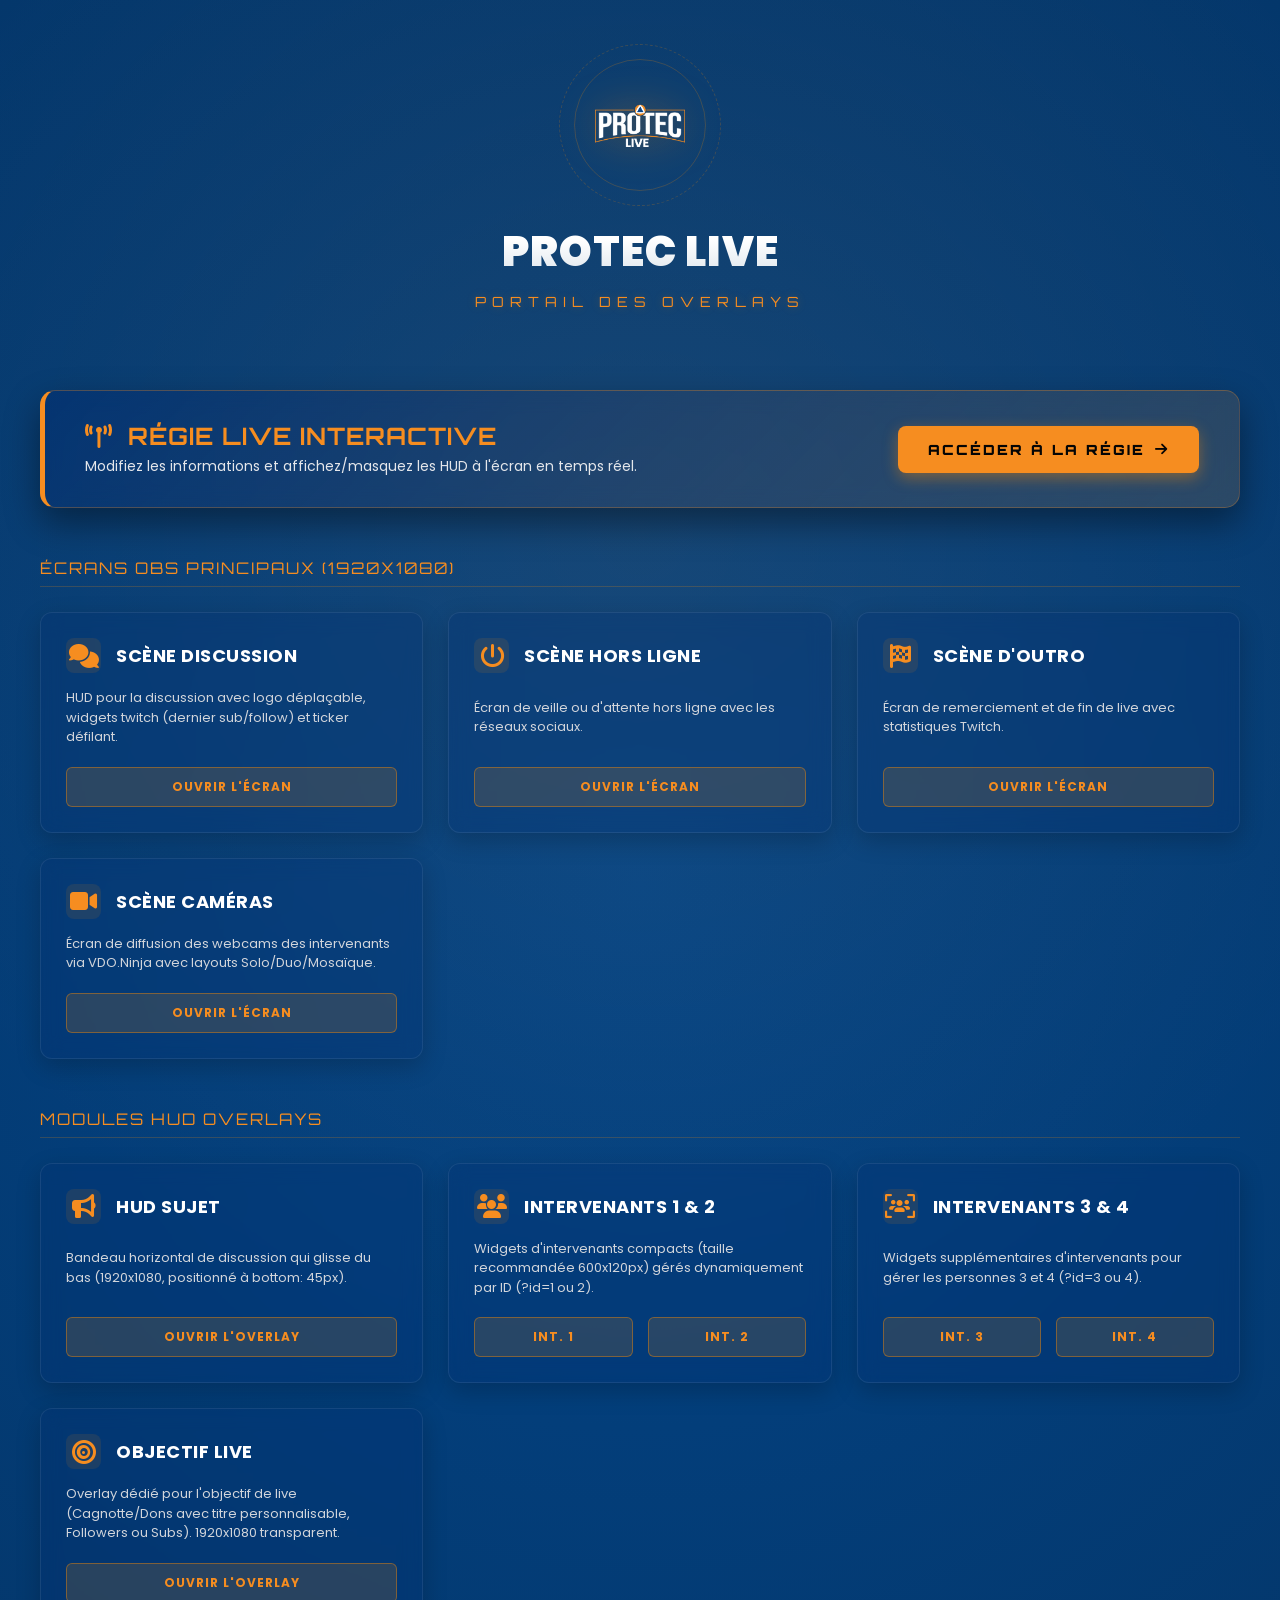
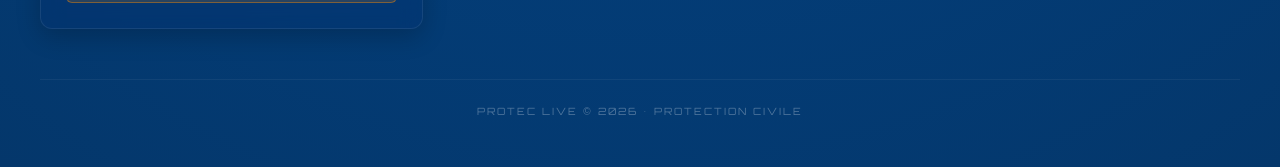
<file: index.html>
<!DOCTYPE html>
<html lang="fr">
<head>
    <meta charset="UTF-8">
    <meta name="viewport" content="width=device-width, initial-scale=1.0">
    <title>Portail Overlays — PROTEC LIVE</title>
    <link rel="stylesheet" href="https://cdnjs.cloudflare.com/ajax/libs/font-awesome/6.4.0/css/all.min.css">
    <link rel="icon" type="image/png" href="images/logo ProtecLive.png">
    <style>
        @import url('https://fonts.googleapis.com/css2?family=Poppins:wght@400;700;900&family=Orbitron:wght@700;900&display=swap');
        
        body {
            margin: 0;
            padding: 0;
            background: radial-gradient(circle at center, #024589 0%, #04376b 100%);
            color: #ffffff;
            font-family: 'Poppins', sans-serif;
            min-height: 100vh;
            display: flex;
            flex-direction: column;
            align-items: center;
            padding: 50px 20px;
            box-sizing: border-box;
            overflow-x: hidden;
            position: relative;
        }

        /* Arrière-plan animé */
        .bg-glow {
            position: absolute;
            top: 0; left: 0; right: 0; bottom: 0;
            background: radial-gradient(circle at 50% 30%, rgba(255, 140, 0, 0.08) 0%, transparent 60%);
            z-index: 1;
            pointer-events: none;
        }

        .container {
            width: 100%;
            max-width: 1200px;
            z-index: 2;
            display: flex;
            flex-direction: column;
            align-items: center;
        }

        /* En-tête */
        .header {
            text-align: center;
            margin-bottom: 50px;
            position: relative;
        }

        .logo-wrap {
            position: relative;
            width: 150px;
            height: 150px;
            margin: 0 auto 20px auto;
            display: flex;
            justify-content: center;
            align-items: center;
        }

        .logo-img {
            width: 90px;
            height: auto;
            filter: drop-shadow(0 0 20px rgba(255, 140, 0, 0.4));
            animation: hover 4s ease-in-out infinite;
            z-index: 5;
        }

        .orbit {
            position: absolute;
            border: 1px solid rgba(255, 140, 0, 0.2);
            border-radius: 50%;
            top: 50%; left: 50%;
            transform: translate(-50%, -50%);
            animation: rotate var(--t) linear infinite;
        }
        .orbit-1 { width: 130px; height: 130px; --t: 12s; }
        .orbit-2 { width: 160px; height: 160px; --t: 18s; border-style: dashed; }

        @keyframes rotate { from { transform: translate(-50%, -50%) rotate(0deg); } to { transform: translate(-50%, -50%) rotate(360deg); } }
        @keyframes hover { 0%, 100% { transform: translateY(0); } 50% { transform: translateY(-8px); } }

        h1 {
            font-size: 42px;
            font-weight: 900;
            text-transform: uppercase;
            letter-spacing: 1px;
            margin: 10px 0;
            background: linear-gradient(to bottom, #ffffff 30%, #d8e1e9 100%);
            -webkit-background-clip: text;
            background-clip: text;
            color: transparent;
        }

        .subtitle {
            font-family: 'Orbitron', sans-serif;
            color: #f68d20;
            -webkit-text-fill-color: #f68d20;
            font-size: 14px;
            letter-spacing: 6px;
            text-transform: uppercase;
            margin-bottom: 30px;
            text-shadow: 0 0 10px rgba(246, 141, 32, 0.3);
            background: none;
        }

        /* Bouton Régie géant */
        .regie-banner {
            background: linear-gradient(135deg, rgba(0, 45, 114, 0.5) 0%, rgba(246, 141, 32, 0.15) 100%);
            border: 1px solid rgba(246, 141, 32, 0.3);
            border-left: 5px solid #f68d20;
            border-radius: 15px;
            padding: 30px 40px;
            width: 100%;
            box-sizing: border-box;
            backdrop-filter: blur(10px);
            display: flex;
            justify-content: space-between;
            align-items: center;
            margin-bottom: 50px;
            box-shadow: 0 15px 35px rgba(0, 0, 0, 0.4);
            transition: all 0.3s;
            text-decoration: none;
            color: white;
        }

        .regie-banner:hover {
            transform: translateY(-3px);
            box-shadow: 0 20px 45px rgba(255, 140, 0, 0.2);
            border-color: rgba(255, 140, 0, 0.6);
        }

        .regie-info h2 {
            margin: 0 0 5px 0;
            font-family: 'Orbitron', sans-serif;
            font-size: 24px;
            text-transform: uppercase;
            letter-spacing: 1px;
            color: #f68d20;
            display: flex;
            align-items: center;
            gap: 15px;
        }

        .regie-info h2 i {
            animation: pulse-glow 2s infinite;
        }

        .regie-info p {
            margin: 0;
            font-size: 14px;
            color: #e5e7eb;
        }

        .btn-regie-link {
            background: #f68d20;
            color: #050505;
            padding: 15px 30px;
            border-radius: 8px;
            font-family: 'Orbitron', sans-serif;
            font-weight: 900;
            font-size: 14px;
            letter-spacing: 2px;
            text-transform: uppercase;
            box-shadow: 0 5px 15px rgba(255, 140, 0, 0.4);
            display: flex;
            align-items: center;
            gap: 10px;
        }

        @keyframes pulse-glow {
            0%, 100% { opacity: 1; transform: scale(1); text-shadow: 0 0 10px #f68d20; }
            50% { opacity: 0.6; transform: scale(1.05); text-shadow: 0 0 20px #f68d20; }
        }

        /* Sections Grid */
        .section-title {
            font-family: 'Orbitron', sans-serif;
            font-size: 16px;
            color: #f68d20;
            text-transform: uppercase;
            letter-spacing: 2px;
            width: 100%;
            margin-bottom: 25px;
            border-bottom: 1px solid rgba(255, 140, 0, 0.2);
            padding-bottom: 8px;
        }

        .grid {
            display: grid;
            grid-template-columns: repeat(auto-fill, minmax(350px, 1fr));
            gap: 25px;
            width: 100%;
            margin-bottom: 50px;
        }

        /* Cartes d'overlays */
        .card {
            background: rgba(0, 45, 114, 0.25);
            border: 1px solid rgba(255, 255, 255, 0.08);
            border-radius: 12px;
            padding: 25px;
            box-sizing: border-box;
            backdrop-filter: blur(10px);
            transition: all 0.3s;
            display: flex;
            flex-direction: column;
            justify-content: space-between;
            box-shadow: 0 8px 25px rgba(0, 0, 0, 0.2);
        }

        .card:hover {
            transform: translateY(-3px);
            background: rgba(0, 45, 114, 0.35);
            border-color: rgba(255, 140, 0, 0.3);
            box-shadow: 0 12px 35px rgba(0, 0, 0, 0.35);
        }

        .card-header {
            display: flex;
            align-items: center;
            gap: 15px;
            margin-bottom: 15px;
        }

        .card-header i {
            font-size: 24px;
            color: #f68d20;
            width: 35px;
            height: 35px;
            background: rgba(255, 140, 0, 0.1);
            border-radius: 8px;
            display: flex;
            justify-content: center;
            align-items: center;
        }

        .card-header h3 {
            margin: 0;
            font-size: 18px;
            font-weight: 700;
            text-transform: uppercase;
            letter-spacing: 0.5px;
        }

        .card p {
            margin: 0 0 20px 0;
            font-size: 13px;
            color: #d1d5db;
            line-height: 1.5;
        }

        .card-actions {
            display: flex;
            gap: 15px;
        }

        .btn {
            flex: 1;
            padding: 10px 15px;
            border-radius: 6px;
            text-decoration: none;
            font-size: 12px;
            font-weight: 700;
            text-transform: uppercase;
            letter-spacing: 1px;
            text-align: center;
            transition: all 0.2s;
            box-sizing: border-box;
        }

        .btn-primary {
            background: rgba(255, 140, 0, 0.15);
            color: #f68d20;
            border: 1px solid rgba(255, 140, 0, 0.4);
        }

        .btn-primary:hover {
            background: #f68d20;
            color: #050505;
            box-shadow: 0 4px 12px rgba(255, 140, 0, 0.3);
        }

        .btn-secondary {
            background: rgba(255, 255, 255, 0.05);
            color: #ffffff;
            border: 1px solid rgba(255, 255, 255, 0.1);
        }

        .btn-secondary:hover {
            background: rgba(255, 255, 255, 0.15);
        }

        /* Footer */
        .footer {
            margin-top: auto;
            text-align: center;
            font-family: 'Orbitron', sans-serif;
            font-size: 10px;
            letter-spacing: 2px;
            color: rgba(255, 255, 255, 0.3);
            border-top: 1px solid rgba(255, 255, 255, 0.05);
            padding-top: 25px;
            width: 100%;
        }

        @media (max-width: 768px) {
            .regie-banner {
                flex-direction: column;
                gap: 20px;
                text-align: center;
            }
            .regie-info h2 {
                justify-content: center;
            }
            .grid {
                grid-template-columns: 1fr;
            }
        }
    </style>
</head>
<body>
    <div class="bg-glow"></div>
    
    <div class="container">
        <!-- En-tête -->
        <div class="header">
            <div class="logo-wrap">
                <div class="orbit orbit-1"></div>
                <div class="orbit orbit-2"></div>
                <img src="images/logo_png.png" alt="Logo" class="logo-img">
            </div>
            <h1>Protec Live</h1>
            <div class="subtitle">Portail des Overlays</div>
        </div>

        <!-- Bannière Régie géante -->
        <a href="login.php" class="regie-banner">
            <div class="regie-info">
                <h2><i class="fa-solid fa-tower-broadcast"></i> Régie Live Interactive</h2>
                <p>Modifiez les informations et affichez/masquez les HUD à l'écran en temps réel.</p>
            </div>
            <div class="btn-regie-link">
                Accéder à la régie <i class="fa-solid fa-arrow-right"></i>
            </div>
        </a>

        <!-- Section Écrans Principaux -->
        <div class="section-title">Écrans OBS Principaux (1920x1080)</div>
        <div class="grid">
            
            <!-- Discussion -->
            <div class="card">
                <div class="card-header">
                    <i class="fa-solid fa-comments"></i>
                    <h3>Scène Discussion</h3>
                </div>
                <p>HUD pour la discussion avec logo déplaçable, widgets twitch (dernier sub/follow) et ticker défilant.</p>
                <div class="card-actions">
                    <a href="discussion.html" target="_blank" class="btn btn-primary">Ouvrir l'écran</a>
                </div>
            </div>

            <!-- Hors Ligne -->
            <div class="card">
                <div class="card-header">
                    <i class="fa-solid fa-power-off"></i>
                    <h3>Scène Hors Ligne</h3>
                </div>
                <p>Écran de veille ou d'attente hors ligne avec les réseaux sociaux.</p>
                <div class="card-actions">
                    <a href="hors_ligne.html" target="_blank" class="btn btn-primary">Ouvrir l'écran</a>
                </div>
            </div>

            <!-- Outro -->
            <div class="card">
                <div class="card-header">
                    <i class="fa-solid fa-flag-checkered"></i>
                    <h3>Scène d'Outro</h3>
                </div>
                <p>Écran de remerciement et de fin de live avec statistiques Twitch.</p>
                <div class="card-actions">
                    <a href="outro.html" target="_blank" class="btn btn-primary">Ouvrir l'écran</a>
                </div>
            </div>

            <!-- Caméras VDO.Ninja -->
            <div class="card">
                <div class="card-header">
                    <i class="fa-solid fa-video"></i>
                    <h3>Scène Caméras</h3>
                </div>
                <p>Écran de diffusion des webcams des intervenants via VDO.Ninja avec layouts Solo/Duo/Mosaïque.</p>
                <div class="card-actions">
                    <a href="camera.html" target="_blank" class="btn btn-primary">Ouvrir l'écran</a>
                </div>
            </div>
        </div>

        <!-- Section Modules Dynamiques -->
        <div class="section-title">Modules HUD overlays</div>
        <div class="grid">
            
            <!-- Sujet -->
            <div class="card">
                <div class="card-header">
                    <i class="fa-solid fa-bullhorn"></i>
                    <h3>HUD Sujet</h3>
                </div>
                <p>Bandeau horizontal de discussion qui glisse du bas (1920x1080, positionné à bottom: 45px).</p>
                <div class="card-actions">
                    <a href="sujet.html" target="_blank" class="btn btn-primary">Ouvrir l'overlay</a>
                </div>
            </div>

            <!-- Intervenants 1 & 2 -->
            <div class="card">
                <div class="card-header">
                    <i class="fa-solid fa-users"></i>
                    <h3>Intervenants 1 & 2</h3>
                </div>
                <p>Widgets d'intervenants compacts (taille recommandée 600x120px) gérés dynamiquement par ID (?id=1 ou 2).</p>
                <div class="card-actions">
                    <a href="intervenant.html?id=1" target="_blank" class="btn btn-primary">Int. 1</a>
                    <a href="intervenant.html?id=2" target="_blank" class="btn btn-primary">Int. 2</a>
                </div>
            </div>

            <!-- Intervenants 3 & 4 -->
            <div class="card">
                <div class="card-header">
                    <i class="fa-solid fa-users-viewfinder"></i>
                    <h3>Intervenants 3 & 4</h3>
                </div>
                <p>Widgets supplémentaires d'intervenants pour gérer les personnes 3 et 4 (?id=3 ou 4).</p>
                <div class="card-actions">
                    <a href="intervenant.html?id=3" target="_blank" class="btn btn-primary">Int. 3</a>
                    <a href="intervenant.html?id=4" target="_blank" class="btn btn-primary">Int. 4</a>
                </div>
            </div>

            <!-- Objectif Live (Dons / Followers / Subs) -->
            <div class="card">
                <div class="card-header">
                    <i class="fa-solid fa-bullseye"></i>
                    <h3>Objectif Live</h3>
                </div>
                <p>Overlay dédié pour l'objectif de live (Cagnotte/Dons avec titre personnalisable, Followers ou Subs). 1920x1080 transparent.</p>
                <div class="card-actions">
                    <a href="goal.html" target="_blank" class="btn btn-primary">Ouvrir l'overlay</a>
                </div>
            </div>
        </div>

        <!-- Pied de page -->
        <div class="footer">
            PROTEC LIVE &copy; 2026 &bull; PROTECTION CIVILE
        </div>
    </div>
</body>
</html>
</file>
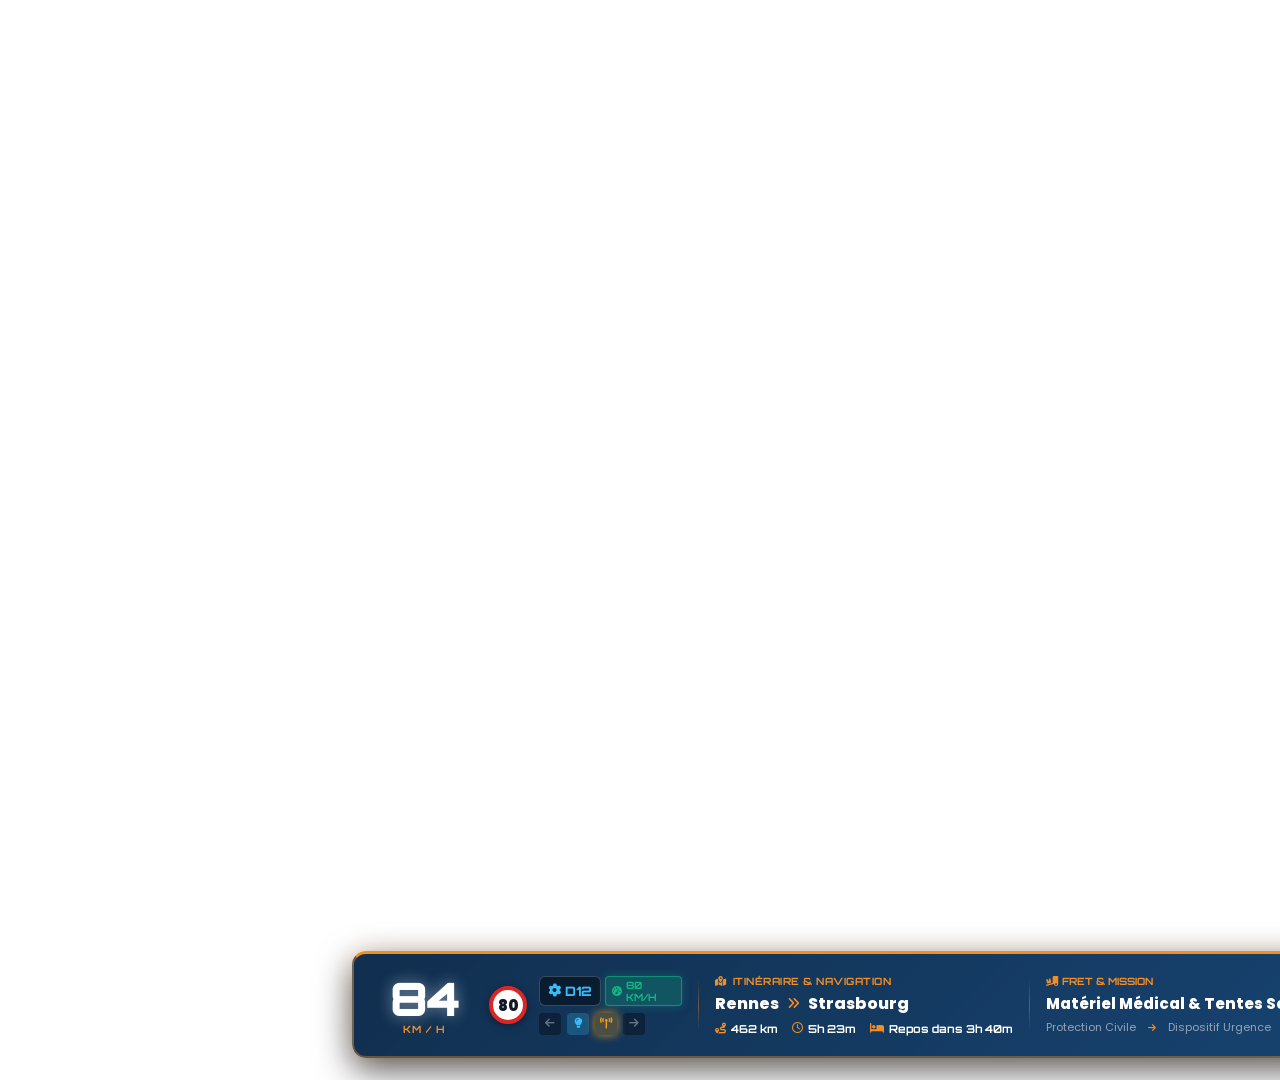
<file: ets2.html>
<!DOCTYPE html>
<html lang="fr">
<head>
    <meta charset="UTF-8">
    <meta name="viewport" content="width=device-width, initial-scale=1.0">
    <title>HUD ETS 2 — Télémétrie Protec Live</title>
    <!-- FontAwesome 6 & Polices Google Fonts -->
    <link rel="stylesheet" href="https://cdnjs.cloudflare.com/ajax/libs/font-awesome/6.4.0/css/all.min.css">
    <link rel="preconnect" href="https://fonts.googleapis.com">
    <link rel="preconnect" href="https://fonts.gstatic.com" crossorigin>
    <link href="https://fonts.googleapis.com/css2?family=Orbitron:wght@500;700;800;900&family=Poppins:wght@400;600;700;800;900&display=swap" rel="stylesheet">
    <style>
        :root {
            --pc-blue: #04376b;
            --pc-blue-dark: #022244;
            --pc-blue-light: #0d4b8a;
            --pc-orange: #f68d20;
            --pc-orange-glow: rgba(246, 141, 32, 0.45);
            --danger-red: #ef4444;
            --warning-amber: #f59e0b;
            --success-green: #10b981;
            --card-bg: rgba(4, 55, 107, 0.90);
            --border-card: rgba(246, 141, 32, 0.40);
        }

        * {
            box-sizing: border-box;
            margin: 0;
            padding: 0;
        }

        body {
            width: 1920px;
            height: 1080px;
            background: transparent;
            font-family: 'Poppins', sans-serif;
            color: #ffffff;
            overflow: hidden;
            position: relative;
            user-select: none;
        }

        /* Conteneur principal */
        #ets2-hud-container {
            position: absolute;
            transition: all 0.5s cubic-bezier(0.16, 1, 0.3, 1);
            z-index: 100;
        }

        /* =========================================================
           DISPOSITION 1 : BANDEAU BAS (BOTTOM BAR) - PAR DÉFAUT
           ========================================================= */
        .layout-bar {
            bottom: 22px;
            left: 50%;
            transform: translateX(-50%);
            width: 1680px;
            max-width: 95vw;
        }

        .layout-bar .hud-panel {
            background: linear-gradient(135deg, rgba(2, 34, 68, 0.94) 0%, rgba(4, 55, 107, 0.92) 100%);
            border: 2px solid var(--border-card);
            border-top: 3px solid var(--pc-orange);
            border-radius: 14px;
            backdrop-filter: blur(12px);
            box-shadow: 0 12px 35px rgba(0, 0, 0, 0.65), 0 0 25px rgba(246, 141, 32, 0.15);
            display: grid;
            grid-template-columns: 310px 1fr 1fr 330px;
            gap: 16px;
            padding: 10px 18px;
            align-items: center;
        }

        /* =========================================================
           DISPOSITION 2 : BANDEAU HAUT (TOP BAR)
           ========================================================= */
        .layout-top-bar {
            top: 20px;
            left: 50%;
            transform: translateX(-50%);
            width: 1680px;
            max-width: 95vw;
        }
        .layout-top-bar .hud-panel {
            background: linear-gradient(135deg, rgba(2, 34, 68, 0.94) 0%, rgba(4, 55, 107, 0.92) 100%);
            border: 2px solid var(--border-card);
            border-bottom: 3px solid var(--pc-orange);
            border-radius: 14px;
            backdrop-filter: blur(12px);
            box-shadow: 0 12px 35px rgba(0, 0, 0, 0.65), 0 0 25px rgba(246, 141, 32, 0.15);
            display: grid;
            grid-template-columns: 310px 1fr 1fr 330px;
            gap: 16px;
            padding: 10px 18px;
            align-items: center;
        }

        /* =========================================================
           DISPOSITION 3 : CARTE DASHBOARD (SIDE CARD BAS-GAUCHE)
           ========================================================= */
        .layout-card {
            bottom: 35px;
            left: 35px;
            width: 440px;
        }

        .layout-card .hud-panel {
            background: linear-gradient(180deg, rgba(2, 34, 68, 0.96) 0%, rgba(4, 55, 107, 0.94) 100%);
            border: 2px solid var(--border-card);
            border-left: 5px solid var(--pc-orange);
            border-radius: 14px;
            backdrop-filter: blur(12px);
            box-shadow: 0 15px 40px rgba(0, 0, 0, 0.7);
            padding: 14px 16px;
            display: flex;
            flex-direction: column;
            gap: 12px;
        }

        /* =========================================================
           BLOCS & MODULES INTERNES DU HUD
           ========================================================= */
        .hud-module {
            display: flex;
            align-items: center;
            position: relative;
        }

        .module-divider {
            height: 52px;
            width: 1px;
            background: linear-gradient(180deg, transparent 0%, rgba(246, 141, 32, 0.4) 50%, transparent 100%);
            margin-right: 16px;
        }

        .layout-card .module-divider {
            display: none;
        }

        /* ---------------------------------------------------------
           MODULE 1 : VITESSE, RAPPORT & SIGNAUX
           --------------------------------------------------------- */
        .speed-block {
            display: flex;
            align-items: center;
            gap: 12px;
        }

        .speed-gauge-wrap {
            position: relative;
            display: flex;
            flex-direction: column;
            align-items: center;
            justify-content: center;
            min-width: 105px;
        }

        .speed-number {
            font-family: 'Orbitron', sans-serif;
            font-size: 46px;
            font-weight: 900;
            line-height: 1;
            color: #ffffff;
            text-shadow: 0 0 15px rgba(255, 255, 255, 0.4);
            letter-spacing: -1px;
        }

        .speed-number.speeding {
            color: var(--danger-red);
            text-shadow: 0 0 18px rgba(239, 68, 68, 0.85);
            animation: pulseSpeeding 0.6s infinite alternate;
        }

        @keyframes pulseSpeeding {
            from { transform: scale(1); }
            to { transform: scale(1.05); }
        }

        .speed-unit {
            font-family: 'Orbitron', sans-serif;
            font-size: 10px;
            font-weight: 700;
            color: var(--pc-orange);
            letter-spacing: 1px;
            margin-top: 2px;
        }

        /* Panneau limitation de vitesse rond style européen */
        .speed-limit-sign {
            width: 38px;
            height: 38px;
            border-radius: 50%;
            background: #ffffff;
            border: 4px solid #dc2626;
            display: flex;
            align-items: center;
            justify-content: center;
            font-family: 'Poppins', sans-serif;
            font-weight: 900;
            font-size: 15px;
            color: #111827;
            box-shadow: 0 2px 8px rgba(0, 0, 0, 0.4);
            flex-shrink: 0;
            transition: all 0.3s ease;
        }

        .speed-sub-info {
            display: flex;
            flex-direction: column;
            gap: 4px;
        }

        .gear-badge {
            font-family: 'Orbitron', sans-serif;
            font-size: 13px;
            font-weight: 800;
            background: rgba(0, 0, 0, 0.45);
            border: 1px solid rgba(255, 255, 255, 0.2);
            padding: 2px 8px;
            border-radius: 6px;
            display: inline-flex;
            align-items: center;
            gap: 4px;
            color: #38bdf8;
            width: fit-content;
        }

        .cruise-badge {
            font-family: 'Orbitron', sans-serif;
            font-size: 10px;
            font-weight: 700;
            padding: 2px 6px;
            border-radius: 4px;
            background: rgba(255, 255, 255, 0.1);
            color: #94a3b8;
            display: inline-flex;
            align-items: center;
            gap: 4px;
        }

        .cruise-badge.active {
            background: rgba(16, 185, 129, 0.25);
            border: 1px solid rgba(16, 185, 129, 0.6);
            color: #10b981;
            box-shadow: 0 0 10px rgba(16, 185, 129, 0.3);
        }

        /* Clignotants & Feux */
        .light-indicators {
            display: flex;
            gap: 6px;
            margin-top: 3px;
        }

        .indicator-icon {
            width: 22px;
            height: 22px;
            border-radius: 4px;
            background: rgba(0, 0, 0, 0.35);
            display: flex;
            align-items: center;
            justify-content: center;
            font-size: 11px;
            color: #64748b;
            transition: all 0.15s ease;
        }

        .indicator-icon.blinker-active {
            color: #22c55e;
            background: rgba(34, 197, 94, 0.25);
            box-shadow: 0 0 10px rgba(34, 197, 94, 0.8);
            animation: blinkerFlash 0.75s infinite;
        }

        .indicator-icon.beacon-active {
            color: #f59e0b;
            background: rgba(245, 158, 11, 0.25);
            box-shadow: 0 0 10px rgba(245, 158, 11, 0.8);
            animation: beaconFlash 0.5s infinite alternate;
        }

        .indicator-icon.lights-active {
            color: #38bdf8;
            background: rgba(56, 189, 248, 0.25);
        }

        @keyframes blinkerFlash {
            0%, 49% { opacity: 1; }
            50%, 100% { opacity: 0.2; }
        }

        @keyframes beaconFlash {
            from { transform: scale(0.95); opacity: 0.7; }
            to { transform: scale(1.1); opacity: 1; filter: drop-shadow(0 0 6px #f59e0b); }
        }

        /* ---------------------------------------------------------
           MODULE 2 : ITINÉRAIRE & NAVIGATION (GPS)
           --------------------------------------------------------- */
        .route-block {
            display: flex;
            flex-direction: column;
            gap: 4px;
            flex: 1;
            min-width: 0;
        }

        .route-header {
            display: flex;
            align-items: center;
            gap: 6px;
            font-family: 'Orbitron', sans-serif;
            font-size: 10px;
            font-weight: 700;
            color: var(--pc-orange);
            text-transform: uppercase;
            letter-spacing: 0.5px;
        }

        .route-cities {
            display: flex;
            align-items: center;
            gap: 8px;
            font-size: 16px;
            font-weight: 800;
            color: #ffffff;
            white-space: nowrap;
            overflow: hidden;
            text-overflow: ellipsis;
        }

        .route-arrow {
            color: var(--pc-orange);
            font-size: 13px;
        }

        .route-stats-row {
            display: flex;
            align-items: center;
            gap: 14px;
            font-size: 12px;
            color: #cbd5e1;
            margin-top: 2px;
        }

        .route-stat {
            display: flex;
            align-items: center;
            gap: 5px;
            white-space: nowrap;
        }

        .route-stat i {
            color: var(--pc-orange);
            font-size: 11px;
        }

        .route-stat-val {
            font-weight: 700;
            color: #ffffff;
            font-family: 'Orbitron', sans-serif;
            font-size: 11px;
        }

        /* ---------------------------------------------------------
           MODULE 3 : CARGAISON & MISSION (JOB)
           --------------------------------------------------------- */
        .cargo-block {
            display: flex;
            flex-direction: column;
            gap: 4px;
            flex: 1;
            min-width: 0;
        }

        .cargo-header {
            display: flex;
            align-items: center;
            justify-content: space-between;
            font-family: 'Orbitron', sans-serif;
            font-size: 10px;
            font-weight: 700;
            color: var(--pc-orange);
            text-transform: uppercase;
        }

        .cargo-name-row {
            display: flex;
            align-items: center;
            gap: 8px;
            font-size: 15px;
            font-weight: 800;
            color: #ffffff;
            white-space: nowrap;
            overflow: hidden;
            text-overflow: ellipsis;
        }

        .cargo-mass-tag {
            font-family: 'Orbitron', sans-serif;
            font-size: 10px;
            font-weight: 800;
            background: rgba(246, 141, 32, 0.25);
            border: 1px solid rgba(246, 141, 32, 0.5);
            color: #fbd38d;
            padding: 1px 6px;
            border-radius: 4px;
            flex-shrink: 0;
        }

        .cargo-companies {
            display: flex;
            align-items: center;
            gap: 12px;
            font-size: 11px;
            color: #94a3b8;
            white-space: nowrap;
            overflow: hidden;
            text-overflow: ellipsis;
        }

        .cargo-income {
            color: #10b981;
            font-weight: 700;
            font-family: 'Orbitron', sans-serif;
            font-size: 11px;
        }

        /* ---------------------------------------------------------
           MODULE 4 : SANTÉ DU CAMION & CARBURANT
           --------------------------------------------------------- */
        .truck-health-block {
            display: flex;
            flex-direction: column;
            gap: 6px;
            min-width: 250px;
        }

        .health-row {
            display: flex;
            align-items: center;
            justify-content: space-between;
            font-size: 11px;
            font-weight: 700;
        }

        .health-label {
            display: flex;
            align-items: center;
            gap: 6px;
            color: #cbd5e1;
        }

        .health-label i {
            font-size: 11px;
            width: 14px;
            text-align: center;
        }

        .health-bar-bg {
            width: 100%;
            height: 6px;
            background: rgba(0, 0, 0, 0.45);
            border-radius: 3px;
            overflow: hidden;
            border: 1px solid rgba(255, 255, 255, 0.1);
            position: relative;
        }

        .health-bar-fill {
            height: 100%;
            border-radius: 3px;
            transition: width 0.4s ease, background 0.4s ease;
        }

        /* Couleurs d'usure / dégâts */
        .damage-low { background: linear-gradient(90deg, #10b981, #22c55e); }
        .damage-med { background: linear-gradient(90deg, #f59e0b, #ea580c); }
        .damage-high {
            background: linear-gradient(90deg, #ef4444, #b91c1c);
            animation: pulseDamage 0.5s infinite alternate;
        }

        @keyframes pulseDamage {
            from { box-shadow: 0 0 5px rgba(239, 68, 68, 0.5); }
            to { box-shadow: 0 0 15px rgba(239, 68, 68, 1); }
        }

        /* Barre carburant */
        .fuel-fill {
            background: linear-gradient(90deg, #0284c7, #38bdf8);
        }

        .fuel-fill.fuel-warning {
            background: linear-gradient(90deg, #f59e0b, #ef4444);
            animation: pulseFuel 0.7s infinite alternate;
        }

        @keyframes pulseFuel {
            from { opacity: 0.6; }
            to { opacity: 1; }
        }

        /* Statut connexion & Titre */
        .hud-status-badge {
            display: inline-flex;
            align-items: center;
            gap: 5px;
            font-family: 'Orbitron', sans-serif;
            font-size: 9px;
            font-weight: 700;
            color: #94a3b8;
            margin-top: 2px;
        }

        .status-dot {
            width: 7px;
            height: 7px;
            border-radius: 50%;
            background: #64748b;
            transition: all 0.3s ease;
        }

        .status-dot.connected {
            background: #10b981;
            box-shadow: 0 0 8px rgba(16, 185, 129, 0.8);
        }

        .status-dot.demo {
            background: #f59e0b;
            box-shadow: 0 0 8px rgba(245, 158, 11, 0.8);
        }

        /* Mode Pause ou Aucune Mission */
        .no-job-text {
            color: #94a3b8;
            font-style: italic;
            font-size: 13px;
        }

        /* Bouton discret de bascule Démo (accessible pour tests) */
        #demo-toggle-btn {
            position: absolute;
            top: -24px;
            right: 10px;
            background: rgba(0, 0, 0, 0.65);
            border: 1px solid rgba(255, 255, 255, 0.2);
            color: #94a3b8;
            font-size: 9px;
            font-family: 'Orbitron', sans-serif;
            padding: 2px 8px;
            border-radius: 4px;
            cursor: pointer;
            transition: all 0.2s ease;
            opacity: 0;
        }

        body:hover #demo-toggle-btn {
            opacity: 1;
        }

        #demo-toggle-btn:hover {
            color: #ffffff;
            border-color: var(--pc-orange);
        }
    </style>
</head>
<body>

    <div id="ets2-hud-container" class="layout-bar">
        <!-- Bouton discret de test -->
        <button id="demo-toggle-btn" onclick="toggleDemoMode()" title="Basculer entre le flux ETS2 direct et le mode démo de test">
            MODE TEST DÉMO
        </button>

        <div class="hud-panel">
            
            <!-- MODULE 1 : VITESSE, RAPPORT & CONDUITE -->
            <div class="hud-module">
                <div class="speed-block">
                    <div class="speed-gauge-wrap">
                        <div class="speed-number" id="val-speed">0</div>
                        <div class="speed-unit">KM / H</div>
                    </div>

                    <!-- Panneau limitation de vitesse -->
                    <div class="speed-limit-sign" id="val-speed-limit" title="Vitesse limite autorisée">
                        80
                    </div>

                    <div class="speed-sub-info">
                        <div style="display: flex; gap: 4px;">
                            <span class="gear-badge" id="val-gear" title="Rapport de vitesse engagé">
                                <i class="fa-solid fa-gear"></i> <span id="val-gear-text">N</span>
                            </span>
                            <span class="cruise-badge" id="val-cruise" title="Régulateur de vitesse">
                                <i class="fa-solid fa-gauge-high"></i> <span id="val-cruise-speed">OFF</span>
                            </span>
                        </div>

                        <!-- Voyants clignotants et feux -->
                        <div class="light-indicators">
                            <div class="indicator-icon" id="ind-blinker-left" title="Clignotant Gauche">
                                <i class="fa-solid fa-arrow-left"></i>
                            </div>
                            <div class="indicator-icon" id="ind-lights" title="Feux de croisement">
                                <i class="fa-solid fa-lightbulb"></i>
                            </div>
                            <div class="indicator-icon" id="ind-beacon" title="Gyrophares / Gyros">
                                <i class="fa-solid fa-tower-broadcast"></i>
                            </div>
                            <div class="indicator-icon" id="ind-blinker-right" title="Clignotant Droit">
                                <i class="fa-solid fa-arrow-right"></i>
                            </div>
                        </div>
                    </div>
                </div>
            </div>

            <!-- MODULE 2 : ITINÉRAIRE & GPS -->
            <div class="hud-module">
                <div class="module-divider"></div>
                <div class="route-block">
                    <div class="route-header">
                        <i class="fa-solid fa-map-location-dot"></i> Itinéraire & Navigation
                    </div>
                    <div class="route-cities" id="val-route-cities">
                        <span id="val-city-source">Paris</span>
                        <i class="fa-solid fa-angles-right route-arrow"></i>
                        <span id="val-city-dest">Lyon</span>
                    </div>
                    <div class="route-stats-row">
                        <div class="route-stat" title="Distance restante">
                            <i class="fa-solid fa-route"></i>
                            <span class="route-stat-val" id="val-nav-dist">462 km</span>
                        </div>
                        <div class="route-stat" title="Temps restant estimé (ETA)">
                            <i class="fa-regular fa-clock"></i>
                            <span class="route-stat-val" id="val-nav-time">5h 10m</span>
                        </div>
                        <div class="route-stat" title="Prochaine pause obligatoire">
                            <i class="fa-solid fa-bed"></i>
                            <span class="route-stat-val" id="val-nav-rest">Repos dans 3h 40m</span>
                        </div>
                    </div>
                </div>
            </div>

            <!-- MODULE 3 : CARGAISON & MISSION -->
            <div class="hud-module">
                <div class="module-divider"></div>
                <div class="cargo-block">
                    <div class="cargo-header">
                        <span><i class="fa-solid fa-truck-ramp-box"></i> Fret & Mission</span>
                        <span class="cargo-income" id="val-job-income">12 450 €</span>
                    </div>
                    <div class="cargo-name-row">
                        <span id="val-cargo-name">Matériel de Secours & Tentes</span>
                        <span class="cargo-mass-tag" id="val-cargo-mass">14.5 t</span>
                    </div>
                    <div class="cargo-companies">
                        <span id="val-company-source">Protection Civile FNPC</span>
                        <i class="fa-solid fa-arrow-right" style="font-size: 9px; color: var(--pc-orange);"></i>
                        <span id="val-company-dest">Dispositif d'Urgence</span>
                    </div>
                </div>
            </div>

            <!-- MODULE 4 : SANTÉ CAMION, CARBURANT & STATUT -->
            <div class="hud-module">
                <div class="module-divider"></div>
                <div class="truck-health-block">
                    
                    <!-- Carburant -->
                    <div>
                        <div class="health-row">
                            <span class="health-label"><i class="fa-solid fa-gas-pump" style="color: #38bdf8;"></i> Carburant</span>
                            <span style="font-family: 'Orbitron', sans-serif;" id="val-fuel-text">450 L (1 240 km)</span>
                        </div>
                        <div class="health-bar-bg" style="margin-top: 3px;">
                            <div class="health-bar-fill fuel-fill" id="bar-fuel" style="width: 65%;"></div>
                        </div>
                    </div>

                    <!-- Dégâts / Usure -->
                    <div>
                        <div class="health-row">
                            <span class="health-label"><i class="fa-solid fa-screwdriver-wrench" id="icon-damage" style="color: #10b981;"></i> Dégâts</span>
                            <span style="font-family: 'Orbitron', sans-serif;" id="val-damage-text">0.0 % (Impeccable)</span>
                        </div>
                        <div class="health-bar-bg" style="margin-top: 3px;">
                            <div class="health-bar-fill damage-low" id="bar-damage" style="width: 0%;"></div>
                        </div>
                    </div>

                    <!-- Statut du jeu -->
                    <div style="display: flex; justify-content: space-between; align-items: center; margin-top: 2px;">
                        <div class="hud-status-badge">
                            <span class="status-dot connected" id="status-indicator-dot"></span>
                            <span id="status-text">ETS 2 CONNECTÉ</span>
                        </div>
                        <span id="val-truck-model" style="font-size: 10px; color: #94a3b8; font-weight: 600; text-transform: uppercase;">
                            Scania S 730
                        </span>
                    </div>

                </div>
            </div>

        </div>
    </div>

    <!-- Script de logique télémétrique ETS 2 & Synchronisation Régie -->
    <script>
        // Paramètres URL (ex: ?layout=bar, ?layout=top-bar, ?layout=card, ?demo=1)
        const urlParams = new URLSearchParams(window.location.search);
        let currentLayout = urlParams.get('layout') || 'bar';
        let isDemoMode = urlParams.get('demo') === '1';
        let lastSuccessfulFetch = 0;
        let ets2Endpoints = [
            'http://localhost:25555/api/ets2/telemetry', // Funbit ETS2 Telemetry Server
            'http://127.0.0.1:25555/api/ets2/telemetry',
            'http://localhost:25556/api/telemetry',      // Relais local ProtecLive
            'http://127.0.0.1:25556/api/telemetry'
        ];
        let currentEndpointIdx = 0;

        // Éléments du DOM
        const container = document.getElementById('ets2-hud-container');
        const elSpeed = document.getElementById('val-speed');
        const elSpeedLimit = document.getElementById('val-speed-limit');
        const elGear = document.getElementById('val-gear-text');
        const elCruise = document.getElementById('val-cruise');
        const elCruiseSpeed = document.getElementById('val-cruise-speed');
        const indBlinkerLeft = document.getElementById('ind-blinker-left');
        const indBlinkerRight = document.getElementById('ind-blinker-right');
        const indLights = document.getElementById('ind-lights');
        const indBeacon = document.getElementById('ind-beacon');

        const elCitySource = document.getElementById('val-city-source');
        const elCityDest = document.getElementById('val-city-dest');
        const elNavDist = document.getElementById('val-nav-dist');
        const elNavTime = document.getElementById('val-nav-time');
        const elNavRest = document.getElementById('val-nav-rest');

        const elCargoName = document.getElementById('val-cargo-name');
        const elCargoMass = document.getElementById('val-cargo-mass');
        const elCompSource = document.getElementById('val-company-source');
        const elCompDest = document.getElementById('val-company-dest');
        const elJobIncome = document.getElementById('val-job-income');

        const elFuelText = document.getElementById('val-fuel-text');
        const barFuel = document.getElementById('bar-fuel');
        const elDamageText = document.getElementById('val-damage-text');
        const barDamage = document.getElementById('bar-damage');
        const iconDamage = document.getElementById('icon-damage');
        const dotStatus = document.getElementById('status-indicator-dot');
        const textStatus = document.getElementById('status-text');
        const elTruckModel = document.getElementById('val-truck-model');

        // Application du layout initial
        function applyLayout(layoutName) {
            container.className = '';
            if (layoutName === 'card') {
                container.classList.add('layout-card');
            } else if (layoutName === 'top-bar') {
                container.classList.add('layout-top-bar');
            } else {
                container.classList.add('layout-bar');
            }
        }
        applyLayout(currentLayout);

        // Bascule interactive du mode démo
        function toggleDemoMode() {
            isDemoMode = !isDemoMode;
            const btn = document.getElementById('demo-toggle-btn');
            if (btn) btn.textContent = isDemoMode ? "RETOURNER AU DIRECT" : "MODE TEST DÉMO";
        }

        // =========================================================================
        // SIMULATEUR DÉMO TEMPS RÉEL (Pour tests instantanés sans lancer le jeu)
        // =========================================================================
        let demoTicks = 0;
        let demoSpeed = 82;
        let demoDistance = 462;
        let demoFuel = 680;
        let demoDamage = 2.4;

        function runDemoStep() {
            demoTicks++;
            // Simulation de variation de conduite réaliste
            demoSpeed += (Math.random() - 0.48) * 2.2;
            demoSpeed = Math.max(0, Math.min(92, demoSpeed));
            
            // Consommation et distance qui défile
            demoDistance = Math.max(0, demoDistance - 0.05);
            demoFuel = Math.max(50, demoFuel - 0.015);

            const blinkerLeft = (demoTicks % 40 > 25);
            const cruiseOn = demoSpeed > 70;

            const demoData = {
                game: { connected: true, paused: false },
                truck: {
                    make: "Scania",
                    model: "S 730 V8",
                    speed: Math.round(demoSpeed * 10) / 10,
                    cruiseControlSpeed: 80,
                    cruiseControlOn: cruiseOn,
                    displayedGear: demoSpeed > 75 ? 12 : (demoSpeed > 60 ? 10 : 8),
                    fuel: Math.round(demoFuel),
                    fuelCapacity: 1200,
                    fuelWarningOn: false,
                    wearEngine: 0.02,
                    wearChassis: 0.03,
                    wearCabin: 0.01,
                    wearTransmission: 0.01,
                    wearWheels: 0.04,
                    blinkerLeftActive: blinkerLeft,
                    blinkerRightActive: false,
                    lightsBeamLowOn: true,
                    lightsBeaconOn: true
                },
                trailer: {
                    attached: true,
                    wearChassis: 0.02,
                    wearWheels: 0.02
                },
                job: {
                    cargo: "Matériel Médical & Tentes Secours",
                    cargoMass: 14500, // 14.5 t
                    sourceCity: "Rennes",
                    sourceCompany: "Protection Civile",
                    destinationCity: "Strasbourg",
                    destinationCompany: "Dispositif Urgence",
                    income: 14850
                },
                navigation: {
                    speedLimit: 80,
                    estimatedDistance: Math.round(demoDistance * 1000),
                    estimatedTime: Math.round(demoDistance * 42) // secondes
                }
            };

            renderTelemetry(demoData, true);
        }

        // =========================================================================
        // RENDU DES DONNÉES DE TÉLÉMÉTRIE SUR L'OVERLAY
        // =========================================================================
        function renderTelemetry(data, isSimulated = false) {
            if (!data) return;

            // Statut connexion
            if (isSimulated) {
                dotStatus.className = 'status-dot demo';
                textStatus.textContent = 'MODE TEST (DÉMO)';
            } else {
                dotStatus.className = 'status-dot connected';
                textStatus.textContent = 'ETS 2 CONNECTÉ';
            }

            const truck = data.truck || {};
            const nav = data.navigation || {};
            const job = data.job || {};
            const trailer = data.trailer || {};

            // 1. Vitesse & Régulateur
            const speedKmH = Math.max(0, Math.round(truck.speed || 0));
            elSpeed.textContent = speedKmH;

            const speedLimit = Math.round(nav.speedLimit || 80);
            elSpeedLimit.textContent = speedLimit > 0 ? speedLimit : '--';

            // Alerte excès de vitesse (> 5 km/h au-dessus de la limitation)
            if (speedLimit > 0 && speedKmH > speedLimit + 4) {
                elSpeed.classList.add('speeding');
            } else {
                elSpeed.classList.remove('speeding');
            }

            // Rapport de boîte
            const rawGear = truck.displayedGear || truck.gear || 0;
            if (rawGear > 0) {
                elGear.textContent = 'D' + rawGear;
            } else if (rawGear < 0) {
                elGear.textContent = 'R' + Math.abs(rawGear);
            } else {
                elGear.textContent = 'N';
            }

            // Régulateur (Cruise Control)
            if (truck.cruiseControlOn && truck.cruiseControlSpeed > 0) {
                elCruise.classList.add('active');
                elCruiseSpeed.textContent = Math.round(truck.cruiseControlSpeed) + ' KM/H';
            } else {
                elCruise.classList.remove('active');
                elCruiseSpeed.textContent = 'OFF';
            }

            // Signaux lumineux
            if (truck.blinkerLeftActive || truck.blinkerLeftOn) {
                indBlinkerLeft.classList.add('blinker-active');
            } else {
                indBlinkerLeft.classList.remove('blinker-active');
            }

            if (truck.blinkerRightActive || truck.blinkerRightOn) {
                indBlinkerRight.classList.add('blinker-active');
            } else {
                indBlinkerRight.classList.remove('blinker-active');
            }

            if (truck.lightsBeamLowOn || truck.lightsBeamHighOn || truck.lightsParkingOn) {
                indLights.classList.add('lights-active');
            } else {
                indLights.classList.remove('lights-active');
            }

            if (truck.lightsBeaconOn) {
                indBeacon.classList.add('beacon-active');
            } else {
                indBeacon.classList.remove('beacon-active');
            }

            // Modèle de camion
            const make = truck.make || '';
            const model = truck.model || '';
            if (make || model) {
                elTruckModel.textContent = (make + ' ' + model).trim();
            }

            // 2. Navigation & Itinéraire
            if (job.sourceCity && job.destinationCity) {
                elCitySource.textContent = job.sourceCity;
                elCityDest.textContent = job.destinationCity;
            } else {
                elCitySource.textContent = "Trajet Libre";
                elCityDest.textContent = "En Patrouille";
            }

            // Distance restante
            const distMeters = nav.estimatedDistance || 0;
            if (distMeters > 0) {
                const distKm = Math.round(distMeters / 1000);
                elNavDist.textContent = distKm.toLocaleString('fr-FR') + ' km';
            } else {
                elNavDist.textContent = '-- km';
            }

            // Temps restant ETA
            const timeSec = nav.estimatedTime || 0;
            if (timeSec > 0) {
                const hours = Math.floor(timeSec / 3600);
                const mins = Math.floor((timeSec % 3600) / 60);
                elNavTime.textContent = `${hours}h ${mins.toString().padStart(2, '0')}m`;
            } else {
                elNavTime.textContent = '--';
            }

            // 3. Cargaison & Mission
            if (job.cargo && job.cargo !== '') {
                elCargoName.textContent = job.cargo;
                const massKg = job.cargoMass || 0;
                const massTonnes = (massKg / 1000).toFixed(1);
                elCargoMass.textContent = massTonnes + ' t';
                elCargoMass.style.display = 'inline-block';

                elCompSource.textContent = job.sourceCompany || 'Départ';
                elCompDest.textContent = job.destinationCompany || 'Arrivée';

                if (job.income && job.income > 0) {
                    elJobIncome.textContent = job.income.toLocaleString('fr-FR') + ' €';
                } else {
                    elJobIncome.textContent = 'Mission Bénévole';
                }
            } else {
                elCargoName.textContent = "Aucune remorque attachée";
                elCargoMass.style.display = 'none';
                elCompSource.textContent = "Trajet à vide";
                elCompDest.textContent = "Recherche de fret";
                elJobIncome.textContent = "-- €";
            }

            // 4. Carburant & Autonomie
            const fuelLitres = Math.round(truck.fuel || 0);
            const fuelCap = Math.max(1, Math.round(truck.fuelCapacity || 1200));
            const fuelPct = Math.min(100, Math.max(0, Math.round((fuelLitres / fuelCap) * 100)));
            
            // Calcul approximatif autonomie (moyenne 33L/100km pour un semi-remorque)
            const estimatedFuelKm = Math.round((fuelLitres / 33) * 100);
            elFuelText.textContent = `${fuelLitres} L (${estimatedFuelKm} km)`;
            barFuel.style.width = fuelPct + '%';

            if (fuelPct < 15 || truck.fuelWarningOn) {
                barFuel.classList.add('fuel-warning');
            } else {
                barFuel.classList.remove('fuel-warning');
            }

            // 5. Calcul des Dégâts Totaux (Camion + Remorque)
            // Moyenne pondérée d'usure du moteur, châssis, cabine, boîte et remorque
            const wearTruck = Math.max(
                truck.wearEngine || 0,
                truck.wearChassis || 0,
                truck.wearTransmission || 0,
                truck.wearCabin || 0
            );
            const wearTrailer = trailer.attached ? (trailer.wearChassis || 0) : 0;
            const totalDamage = Math.min(100, Math.max(wearTruck, wearTrailer) * 100);
            const roundedDamage = totalDamage.toFixed(1);

            barDamage.style.width = Math.min(100, totalDamage) + '%';
            barDamage.className = 'health-bar-fill';

            if (totalDamage <= 2) {
                barDamage.classList.add('damage-low');
                iconDamage.style.color = '#10b981';
                elDamageText.textContent = roundedDamage + '% (Parfait)';
                elDamageText.style.color = '#cbd5e1';
            } else if (totalDamage <= 15) {
                barDamage.classList.add('damage-med');
                iconDamage.style.color = '#f59e0b';
                elDamageText.textContent = roundedDamage + '% (Légers dégâts)';
                elDamageText.style.color = '#f59e0b';
            } else {
                barDamage.classList.add('damage-high');
                iconDamage.style.color = '#ef4444';
                elDamageText.textContent = roundedDamage + '% (CRASH / AVARIÉ)';
                elDamageText.style.color = '#ef4444';
            }
        }

        // =========================================================================
        // SCRUTATION DU SERVEUR DE TÉLÉMÉTRIE ETS 2
        // =========================================================================
        async function fetchTelemetry() {
            if (isDemoMode) {
                runDemoStep();
                return;
            }

            const endpoint = ets2Endpoints[currentEndpointIdx];
            try {
                const controller = new AbortController();
                const timeoutId = setTimeout(() => controller.abort(), 650);

                const res = await fetch(endpoint, {
                    method: 'GET',
                    headers: { 'Accept': 'application/json' },
                    signal: controller.signal
                });
                clearTimeout(timeoutId);

                if (res.ok) {
                    const data = await res.json();
                    lastSuccessfulFetch = Date.now();
                    renderTelemetry(data, false);
                } else {
                    throw new Error("HTTP " + res.status);
                }
            } catch (err) {
                // Si l'endpoint courant échoue, tester le suivant au cycle d'après
                currentEndpointIdx = (currentEndpointIdx + 1) % ets2Endpoints.length;

                // Si aucune donnée reçue depuis plus de 4 secondes, basculer en mode démo / veille
                if (Date.now() - lastSuccessfulFetch > 4000) {
                    dotStatus.className = 'status-dot';
                    dotStatus.style.background = '#64748b';
                    textStatus.textContent = 'EN ATTENTE D’ETS 2...';
                    
                    // Si on est en direct mais que le jeu n'est pas lancé, on anime doucement en démo
                    // pour que le streamer ait toujours un overlay sublime à l'écran
                    runDemoStep();
                }
            }
        }

        // Boucle d'actualisation fluide (4 fois par seconde pour réactivité optimale)
        setInterval(fetchTelemetry, 250);

        // =========================================================================
        // SYNCHRONISATION EN DIRECT AVEC LA RÉGIE PROTEC LIVE
        // =========================================================================
        function pollRegieConfig() {
            fetch('get_config.php?_t=' + Date.now(), { cache: 'no-store' })
                .then(res => res.json())
                .then(cfg => {
                    if (cfg && cfg.ets2) {
                        if (cfg.ets2.visible === false || cfg.ets2.visible === 'false') {
                            container.style.display = 'none';
                        } else {
                            container.style.display = 'block';
                        }
                        if (cfg.ets2.layout && cfg.ets2.layout !== currentLayout) {
                            currentLayout = cfg.ets2.layout;
                            applyLayout(currentLayout);
                        }
                        if (typeof cfg.ets2.demo !== 'undefined') {
                            isDemoMode = !!cfg.ets2.demo;
                        }
                    }
                })
                .catch(() => {});
        }

        // Vérifier la régie toutes les 2 secondes
        setInterval(pollRegieConfig, 2000);
        pollRegieConfig();
    </script>
</body>
</html>
</file>
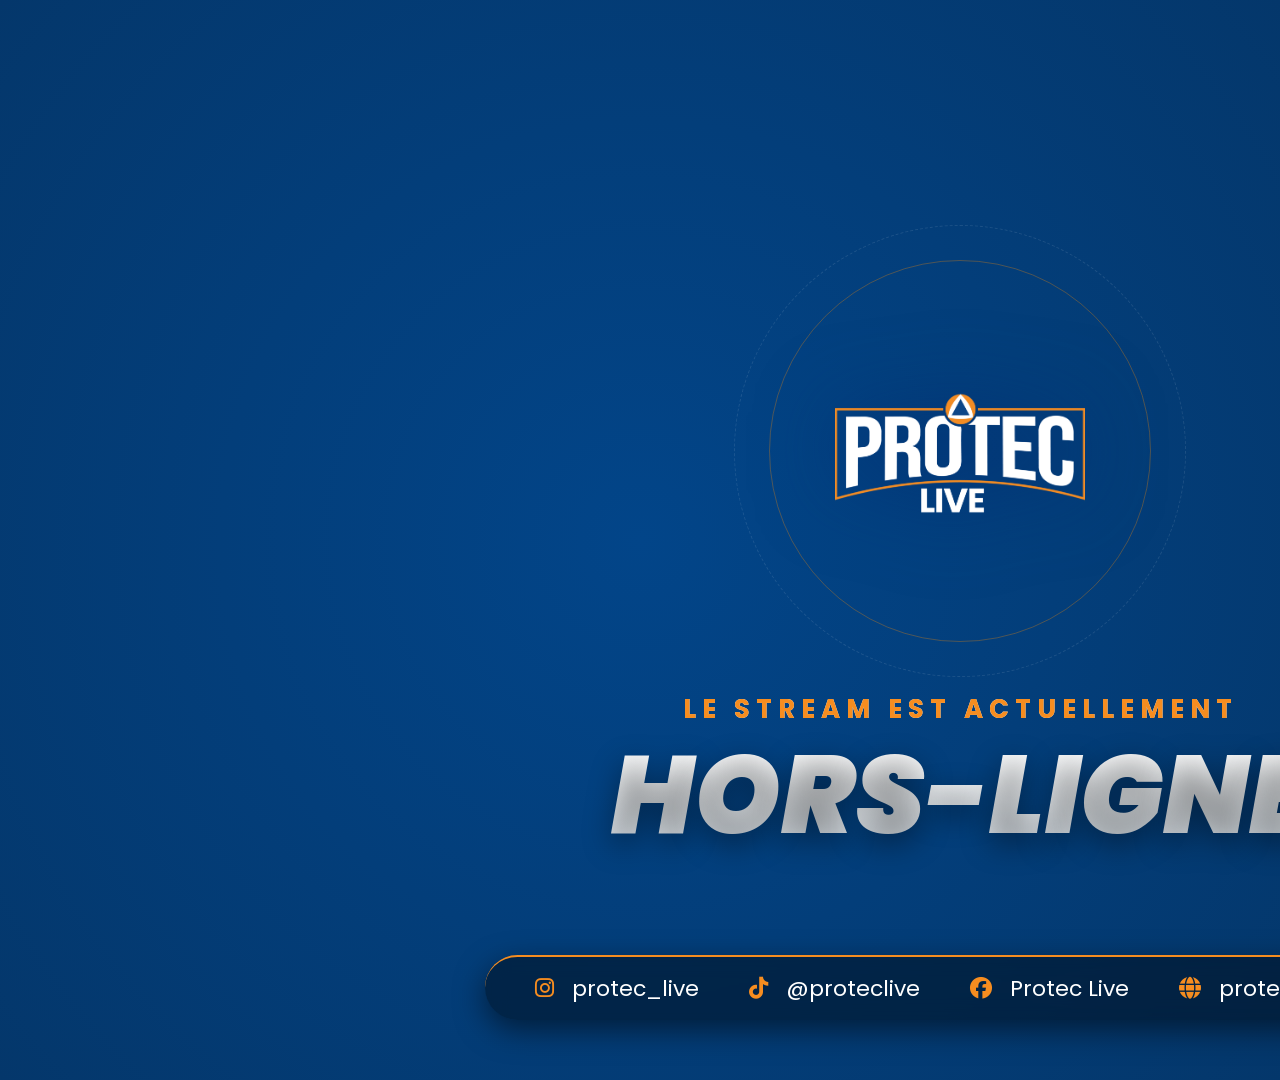
<file: hors_ligne.html>
<!DOCTYPE html>
<html lang="fr">
<head>
    <meta charset="UTF-8">
    <title>Hors Ligne — PROTEC LIVE</title>
    <link rel="stylesheet" href="https://cdnjs.cloudflare.com/ajax/libs/font-awesome/6.4.0/css/all.min.css">
    <link rel="icon" type="image/png" href="images/logo ProtecLive.png">
    <style>
        @import url('https://fonts.googleapis.com/css2?family=Poppins:wght@900&family=Orbitron:wght@700&display=swap');
        
        body { 
            margin: 0; 
            padding: 0; 
            width: 1920px; 
            height: 1080px; 
            background: radial-gradient(circle at center, #024589 0%, #04376b 100%); 
            color: white; 
            font-family: 'Poppins', sans-serif; 
            display: flex; 
            flex-direction: column; 
            justify-content: center; 
            align-items: center; 
            overflow: hidden; 
            position: relative; 
        }


        /* Animation du logo */
        .logo-container {
            width: 450px;
            height: 450px;
            position: relative;
            margin-bottom: 20px;
            display: flex;
            justify-content: center;
            align-items: center;
            z-index: 10;
        }
        .logo-img { 
            position: absolute;
            top: 50%;
            left: 50%;
            transform: translate(-50%, -50%);
            width: 250px; 
            height: auto; 
            filter: drop-shadow(0 0 40px rgba(0, 45, 114, 0.9)); 
            animation: hover 4s ease-in-out infinite; 
            margin: 0;
            z-index: 12;
        }
        
        /* Anneaux orbitaux style high-tech */
        .orbit { position: absolute; border: 1px solid rgba(255, 140, 0, 0.3); border-radius: 50%; top: 50%; left: 50%; transform: translate(-50%, -50%); animation: rotate var(--t) linear infinite; }
        .orbit-1 { width: 380px; height: 380px; --t: 15s; }
        .orbit-2 { width: 450px; height: 450px; --t: 20s; border-style: dashed; border-color: rgba(255, 255, 255, 0.1); }
        
        /* Message principal */
        .msg { 
            font-size: 110px; 
            font-weight: 900; 
            font-style: italic; /* Légèrement incliné comme sur l'image */
            text-transform: uppercase; 
            z-index: 10; 
            text-align: center; 
            line-height: 1.05; 
            text-shadow: 0 10px 30px rgba(0,0,0,0.4);
            background: linear-gradient(to bottom, #ffffff 30%, #d8e1e9 100%);
            -webkit-background-clip: text;
            background-clip: text;
            color: transparent;
            display: flex;
            flex-direction: column;
            align-items: center;
        }
        .msg span.sub-top { 
            color: #f68d20; 
            -webkit-text-fill-color: #f68d20;
            display: block; 
            font-size: 26px; 
            font-family: 'Poppins', sans-serif; 
            font-weight: 700;
            font-style: normal;
            margin-bottom: 15px; 
            letter-spacing: 6px; 
            text-shadow: none;
            background: none;
        }

        /* Réseaux sociaux en bas */
        .socials { 
            position: absolute; 
            bottom: 60px; 
            display: flex; 
            gap: 50px; 
            font-size: 22px; 
            background: rgba(0,0,0,0.4); 
            padding: 15px 50px; 
            border-radius: 50px; 
            z-index: 10; 
            border-top: 2px solid #f68d20; 
            backdrop-filter: blur(10px); 
            box-shadow: 0 10px 30px rgba(0,0,0,0.5);
        }
        .socials i { color: #f68d20; margin-right: 12px; }

        @keyframes rotate { from { transform: translate(-50%, -50%) rotate(0deg); } to { transform: translate(-50%, -50%) rotate(360deg); } }
        @keyframes hover { 0%, 100% { transform: translate(-50%, -50%) translateY(0); } 50% { transform: translate(-50%, -50%) translateY(-15px); } }
    </style>
</head>
<body>


    <div class="logo-container">
        <div class="orbit orbit-1"></div>
        <div class="orbit orbit-2"></div>
        <img src="images/logo_png.png" class="logo-img">
    </div>

    <div class="msg"><span class="sub-top">LE STREAM EST ACTUELLEMENT</span>HORS-LIGNE</div>
    
    <div class="socials">
        <!-- Les réseaux sociaux seront injectés dynamiquement par config.js -->
    </div>

    <!-- Configuration globale -->
    <script src="get_config.php?format=js"></script>
    <script src="config/config.js"></script>

</body>
</html>
</file>
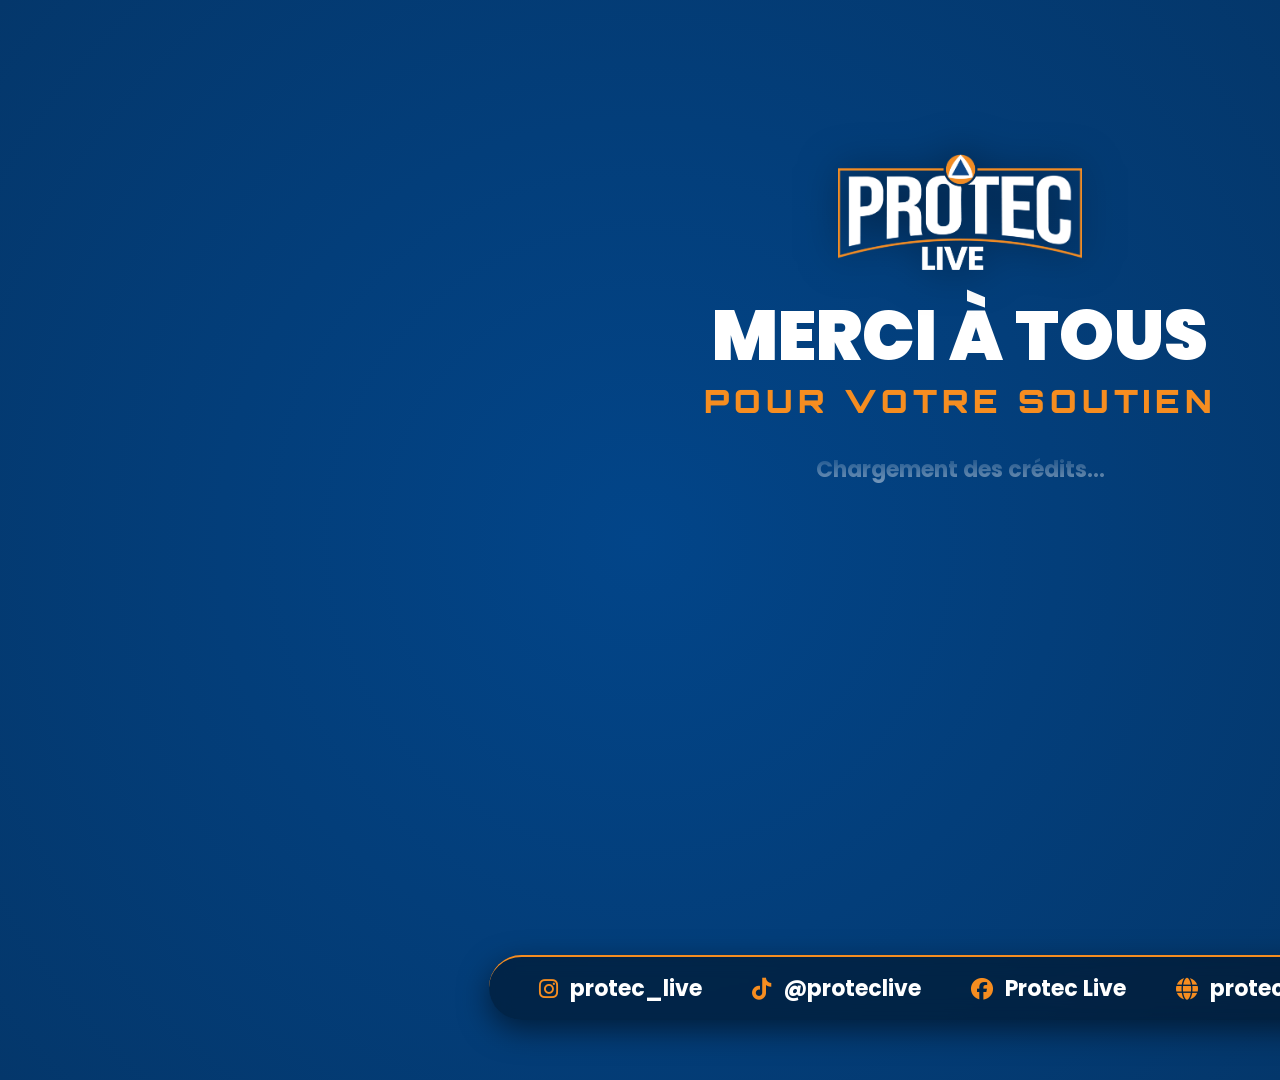
<file: outro.html>
<!DOCTYPE html>
<html lang="fr">
<head>
    <meta charset="UTF-8">
    <meta name="viewport" content="width=device-width, initial-scale=1.0">
    <title>Outro — PROTEC LIVE</title>
    <link rel="stylesheet" href="https://cdnjs.cloudflare.com/ajax/libs/font-awesome/6.4.0/css/all.min.css">
    <style>
        @import url('https://fonts.googleapis.com/css2?family=Poppins:wght@400;700;900&family=Orbitron:wght@700;900&display=swap');
        
        body { 
            margin: 0; 
            padding: 0; 
            width: 1920px; 
            height: 1080px; 
            background: radial-gradient(circle at center, #024589 0%, #04376b 100%); 
            color: white; 
            font-family: 'Poppins', sans-serif; 
            display: flex; 
            flex-direction: column; 
            justify-content: center; 
            align-items: center; 
            overflow: hidden; 
            position: relative; 
        }

        /* Enveloppe pour le logo et texte de remerciement (animée pour le recentrage) */
        .main-thanks-wrap {
            display: flex;
            flex-direction: column;
            align-items: center;
            justify-content: center;
            transition: transform 1.8s cubic-bezier(0.25, 1, 0.5, 1);
            transform: scale(1);
            z-index: 10;
        }
        
        /* Quand le générique est fini, on zoome légèrement sur le bloc central */
        .main-thanks-wrap.centered {
            transform: scale(1.15);
        }
        
        .logo-end { 
            margin-bottom: 20px; 
            animation: hover 4s ease-in-out infinite; 
        }
        .logo-end img { 
            height: 120px; 
            width: auto; 
            filter: drop-shadow(0 0 20px rgba(0,0,0,0.5)); 
        }

        .thanks { 
            font-size: 70px; 
            font-weight: 900; 
            text-transform: uppercase; 
            text-align: center; 
            line-height: 1.1;
        }
        .thanks span { 
            color: #f68d20; 
            display: block; 
            font-size: 32px; 
            font-family: 'Orbitron', sans-serif; 
            letter-spacing: 5px; 
            margin-top: 10px;
        }

        /* Conteneur du générique défilant style cinéma */
        .credits-container {
            width: 1100px;
            height: 480px;
            margin-top: 30px;
            overflow: hidden;
            position: relative;
            z-index: 10;
            /* Masque de dégradé pour faire disparaître les noms en haut et en bas */
            mask-image: linear-gradient(to bottom, transparent 0%, black 15%, black 85%, transparent 100%);
            -webkit-mask-image: linear-gradient(to bottom, transparent 0%, black 15%, black 85%, transparent 100%);
            
            /* Transitions pour le repliement de fin */
            transition: opacity 1.2s ease, height 1.8s cubic-bezier(0.25, 1, 0.5, 1), margin-top 1.8s cubic-bezier(0.25, 1, 0.5, 1);
            opacity: 1;
        }
        
        /* Élimine le conteneur pour recentrer le bloc principal */
        .credits-container.collapsed {
            opacity: 0;
            height: 0px;
            margin-top: 0px;
        }
        
        .credits-scroll {
            display: flex;
            flex-direction: column;
            gap: 50px;
            text-align: center;
            will-change: transform;
        }

        .credits-section {
            display: flex;
            flex-direction: column;
            gap: 15px;
        }

        .credits-title {
            font-family: 'Orbitron', sans-serif;
            font-size: 26px;
            color: #f68d20;
            text-transform: uppercase;
            letter-spacing: 3px;
            font-weight: 900;
        }

        .credits-names {
            font-size: 22px;
            line-height: 1.8;
            color: #ffffff;
            font-weight: 700;
            word-wrap: break-word;
            padding: 0 60px;
        }

        .socials {
            position: absolute;
            bottom: 60px;
            left: 50%;
            transform: translateX(-50%);
            display: flex;
            gap: 50px;
            font-size: 22px;
            background: rgba(0,0,0,0.4);
            padding: 15px 50px;
            border-radius: 50px;
            z-index: 10;
            border-top: 2px solid #f68d20;
            backdrop-filter: blur(10px);
            box-shadow: 0 10px 30px rgba(0,0,0,0.5);
            justify-content: center;
            align-items: center;
        }

        .socials div {
            display: inline-flex;
            align-items: center;
            color: #ffffff;
            font-weight: 700;
            white-space: nowrap;
        }

        .socials i {
            color: #f68d20;
            margin-right: 12px;
        }

        @keyframes hover { 
            0%, 100% { transform: translateY(0); } 
            50% { transform: translateY(-15px); } 
        }
    </style>
</head>
<body>
    <div class="main-thanks-wrap" id="main-thanks-wrap">
        <div class="logo-end"><img src="images/logo_png.png"></div>
        <div class="thanks">MERCI À TOUS <span>POUR VOTRE SOUTIEN</span></div>
    </div>
    
    <div class="credits-container" id="credits-container">
        <div class="credits-scroll" id="credits-scroll">
            <div class="credits-names">Chargement des crédits...</div>
        </div>
    </div>

    <!-- Barre des réseaux sociaux dynamique -->
    <div class="socials"></div>

    <!-- Chargement de la config et de la BDD -->
    <script src="get_config.php?format=js"></script>
    <script src="config/config.js"></script>
    
    <script>
        let animationFrameId;

        async function loadCredits() {
            try {
                const response = await fetch('get_session_events.php');
                const data = await response.json();
                
                if (data.status === 'success') {
                    const scrollDiv = document.getElementById('credits-scroll');
                    scrollDiv.innerHTML = ''; // Vider le conteneur

                    // 1. Nouveaux Followers (Uniquement s'il y en a)
                    if (data.follows && data.follows.length > 0) {
                        const sec = document.createElement('div');
                        sec.className = 'credits-section';
                        sec.innerHTML = `
                            <div class="credits-title"><i class="fa-solid fa-heart"></i> Nouveaux Followers</div>
                            <div class="credits-names">${data.follows.join('<br>')}</div>
                        `;
                        scrollDiv.appendChild(sec);
                    }

                    // 2. Nouveaux Subs (Uniquement s'il y en a)
                    if (data.subs && data.subs.length > 0) {
                        const sec = document.createElement('div');
                        sec.className = 'credits-section';
                        sec.innerHTML = `
                            <div class="credits-title"><i class="fa-solid fa-star"></i> Nouveaux abonnés (Subs)</div>
                            <div class="credits-names">${data.subs.join(' &bull; ')}</div>
                        `;
                        scrollDiv.appendChild(sec);
                    }

                    // 3. Personnes présentes sur le chat (Uniquement s'il y en a)
                    if (data.chatters && data.chatters.length > 0) {
                        const sec = document.createElement('div');
                        sec.className = 'credits-section';
                        sec.innerHTML = `
                            <div class="credits-title"><i class="fa-solid fa-comments"></i> Présents sur le chat</div>
                            <div class="credits-names">${data.chatters.join(' &bull; ')}</div>
                        `;
                        scrollDiv.appendChild(sec);
                    }

                    // Clause de sauvegarde si aucun crédit n'est présent
                    if (scrollDiv.children.length === 0) {
                        const sec = document.createElement('div');
                        sec.className = 'credits-section';
                        sec.innerHTML = `
                            <div class="credits-title">Merci pour ce live !</div>
                            <div class="credits-names">Ravi d'avoir partagé ce moment avec vous. A bientôt !</div>
                        `;
                        scrollDiv.appendChild(sec);
                    }

                    // Lancer l'animation de défilement
                    startScrolling();
                }
            } catch (e) {
                console.error("Erreur de chargement du générique :", e);
            }
        }

        function startScrolling() {
            const container = document.getElementById('credits-container');
            const scrollDiv = document.getElementById('credits-scroll');
            
            // Démarrer sous la limite visible du conteneur
            let posY = container.clientHeight;
            scrollDiv.style.transform = `translateY(${posY}px)`;

            function scroll() {
                posY -= 1.0; // Déplacement lent de 1 pixel par frame
                
                // Si la totalité du générique est sortie du haut, on arrête et on recentre !
                if (posY < -scrollDiv.scrollHeight) {
                    cancelAnimationFrame(animationFrameId);
                    collapseCredits();
                    return;
                }
                
                scrollDiv.style.transform = `translateY(${posY}px)`;
                animationFrameId = requestAnimationFrame(scroll);
            }
            
            // Attendre 2 secondes avant de lancer le scroll
            setTimeout(() => {
                animationFrameId = requestAnimationFrame(scroll);
            }, 2000);
        }

        function collapseCredits() {
            const container = document.getElementById('credits-container');
            const thanksWrap = document.getElementById('main-thanks-wrap');
            
            // Déclencher les transitions CSS de disparition et de recentrage
            container.classList.add('collapsed');
            thanksWrap.classList.add('centered');
            
            // Supprimer proprement le conteneur du DOM une fois la transition terminée
            setTimeout(() => {
                container.remove();
            }, 2000);
        }

        // Lancer au chargement de la page
        window.addEventListener('DOMContentLoaded', loadCredits);
    </script>
</body>
</html>
</file>
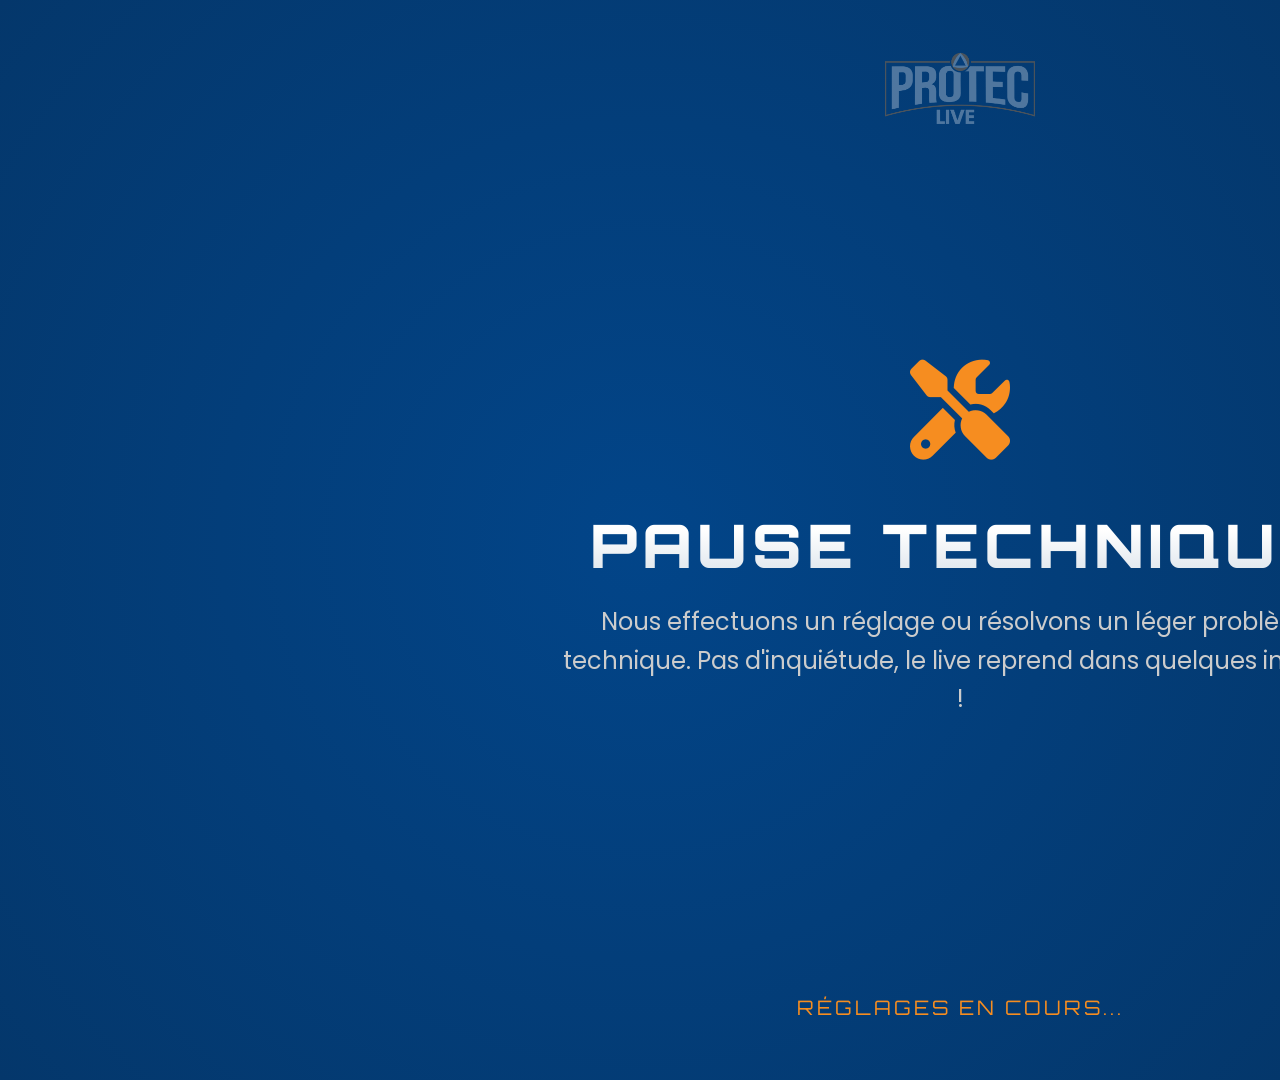
<file: technique.html>
<!DOCTYPE html>
<html lang="fr">
<head>
    <meta charset="UTF-8">
    <title>Technique — PROTEC LIVE</title>
    <link rel="stylesheet" href="https://cdnjs.cloudflare.com/ajax/libs/font-awesome/6.4.0/css/all.min.css">
    <link rel="icon" type="image/png" href="images/logo ProtecLive.png">
    <style>
        @import url('https://fonts.googleapis.com/css2?family=Poppins:wght@900&family=Orbitron:wght@700&display=swap');
        body { margin: 0; padding: 0; width: 1920px; height: 1080px; background: radial-gradient(circle at center, #024589 0%, #04376b 100%); color: white; font-family: 'Poppins', sans-serif; display: flex; flex-direction: column; justify-content: center; align-items: center; text-align: center; overflow: hidden; position: relative; }
        
        .warn-icon { font-size: 100px; color: #f68d20; animation: pulse 2s infinite; margin-bottom: 20px; }
        .title { 
            font-size: 60px; 
            font-weight: 900; 
            font-family: 'Orbitron', sans-serif; 
            letter-spacing: 5px; 
            background: linear-gradient(to bottom, #ffffff 30%, #d8e1e9 100%);
            -webkit-background-clip: text;
            background-clip: text;
            color: transparent;
        }
        .desc { font-size: 24px; max-width: 800px; color: #ccc; line-height: 1.6; margin-top: 20px; }

        .logo-bg { position: absolute; top: 50px; width: 150px; opacity: 0.3; }
        .footer { position: absolute; bottom: 60px; font-family: 'Orbitron'; color: #f68d20; font-size: 20px; letter-spacing: 3px; }

        @keyframes pulse { 0%, 100% { opacity: 1; transform: scale(1); } 50% { opacity: 0.6; transform: scale(1.05); } }
    </style>
</head>
<body>
    <img src="images/logo_png.png" class="logo-bg">
    <div class="warn-icon"><i class="fas fa-tools"></i></div>
    <div class="title">PAUSE TECHNIQUE</div>
    <p class="desc">Nous effectuons un réglage ou résolvons un léger problème technique. Pas d'inquiétude, le live reprend dans quelques instants !</p>
    <div class="footer">RÉGLAGES EN COURS...</div>
</body>
</html>
</file>
